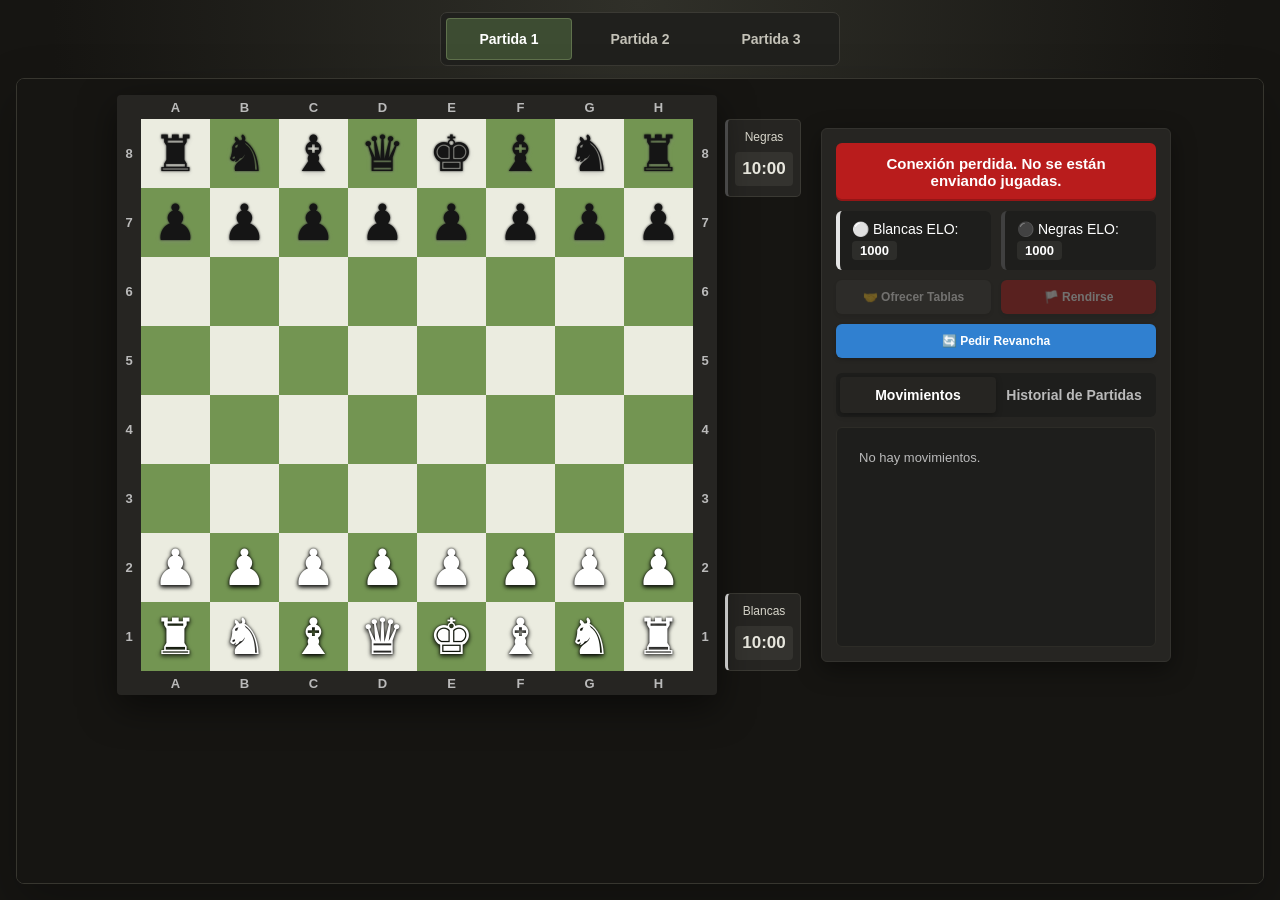
<file: index.html>
<!DOCTYPE html>
<html lang="es">
<head>
    <meta charset="UTF-8">
    <meta name="viewport" content="width=device-width, initial-scale=1.0">
    <title>Ajedrez Multijugador en Línea</title>
    <link rel="stylesheet" href="index.css">
</head>
<body class="room-lobby">
    <main class="room-lobby-shell">
        <nav class="room-switcher" aria-label="Partidas abiertas" role="tablist">
            <button class="room-tab active" id="room-tab-1" data-room-tab="1" role="tab" aria-selected="true">Partida 1</button>
            <button class="room-tab" id="room-tab-2" data-room-tab="2" role="tab" aria-selected="false">Partida 2</button>
            <button class="room-tab" id="room-tab-3" data-room-tab="3" role="tab" aria-selected="false">Partida 3</button>
        </nav>
        <section class="room-stage">
            <iframe class="room-frame" data-room-frame="1" title="Partida 1" src="game.html?modern=1&amp;room=room-1"></iframe>
            <iframe class="room-frame" data-room-frame="2" title="Partida 2" src="game.html?modern=1&amp;room=room-2" hidden></iframe>
            <iframe class="room-frame" data-room-frame="3" title="Partida 3" src="game.html?modern=1&amp;room=room-3" hidden></iframe>
        </section>
    </main>
    <script src="rooms.js"></script>
</body>
</html>
</file>
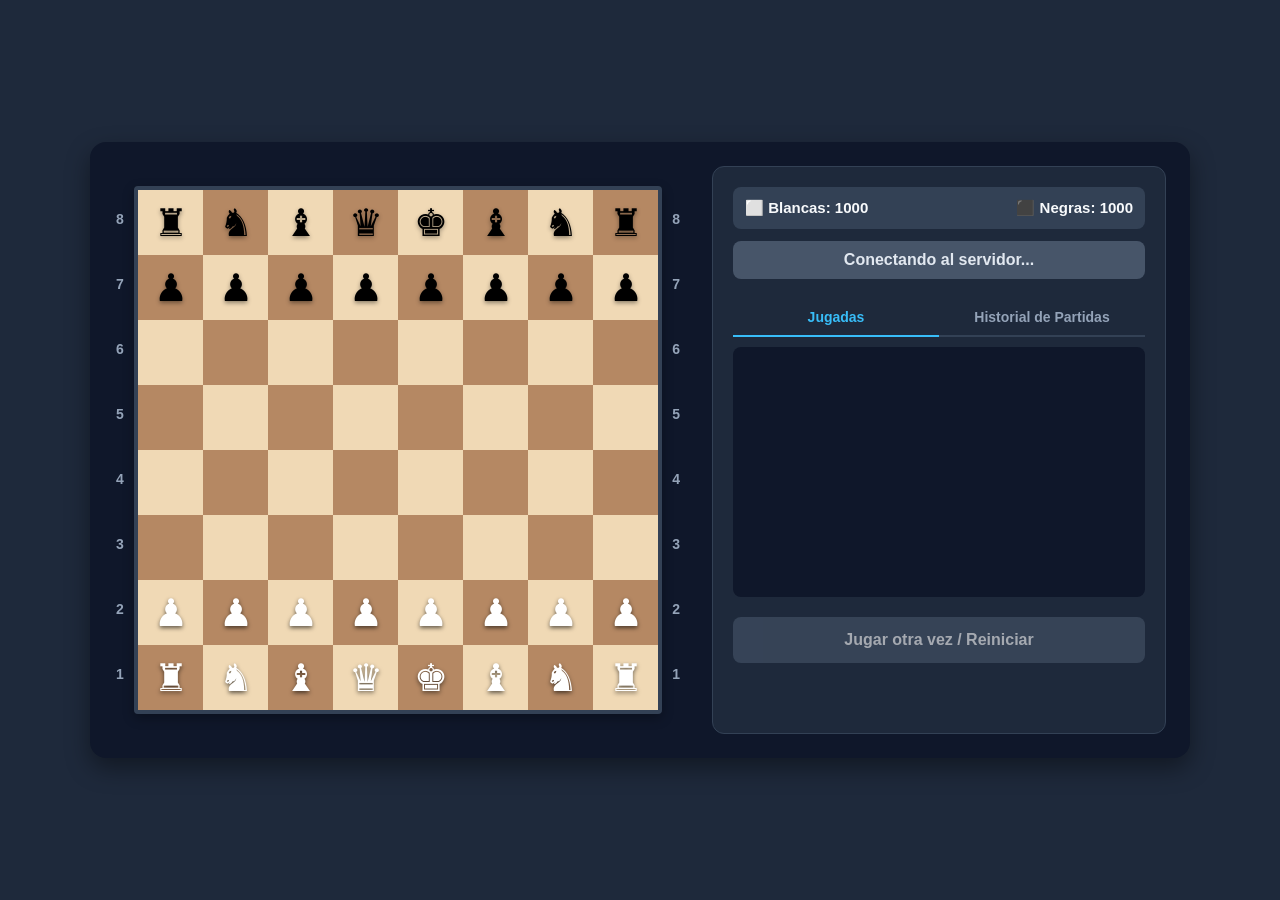
<file: Index.html>
<!DOCTYPE html>
<html lang="es">
<head>
    <meta charset="UTF-8">
    <meta name="viewport" content="width=device-width, initial-scale=1.0">
    <title>Ajedrez Multijugador - Reto Elo</title>
    <link rel="stylesheet" href="Index.css">
</head>
<body>
    <div class="game-container">
        
        <!-- Zona Izquierda: Tablero -->
        <div class="board-area">
            <div class="board-wrapper">
                <div id="chessboard"></div>
            </div>
        </div>

        <!-- Zona Derecha: Panel de Control -->
        <div class="control-panel">
            <div id="elo-panel" class="elo-bar"></div>
            <div id="turn-indicator" class="status-banner">Conectando al servidor...</div>

            <!-- Pestañas para organizar la información -->
            <div class="tab-header">
                <button id="tab-moves-btn" class="tab-btn active" onclick="switchTab('moves')">Jugadas</button>
                <button id="tab-history-btn" class="tab-btn" onclick="switchTab('history')">Historial de Partidas</button>
            </div>

            <!-- Contenido de las Pestañas -->
            <div class="tab-content">
                <div id="tab-moves" class="tab-pane active">
                    <div id="moves-log" class="log-list"></div>
                </div>
                <div id="tab-history" class="tab-pane">
                    <div id="games-history-log" class="log-list"></div>
                </div>
            </div>

            <button id="restart-btn" class="btn-primary" disabled>Jugar otra vez / Reiniciar</button>
        </div>

    </div>
    <script src="Index.js"></script>
</body>
</html>
</file>
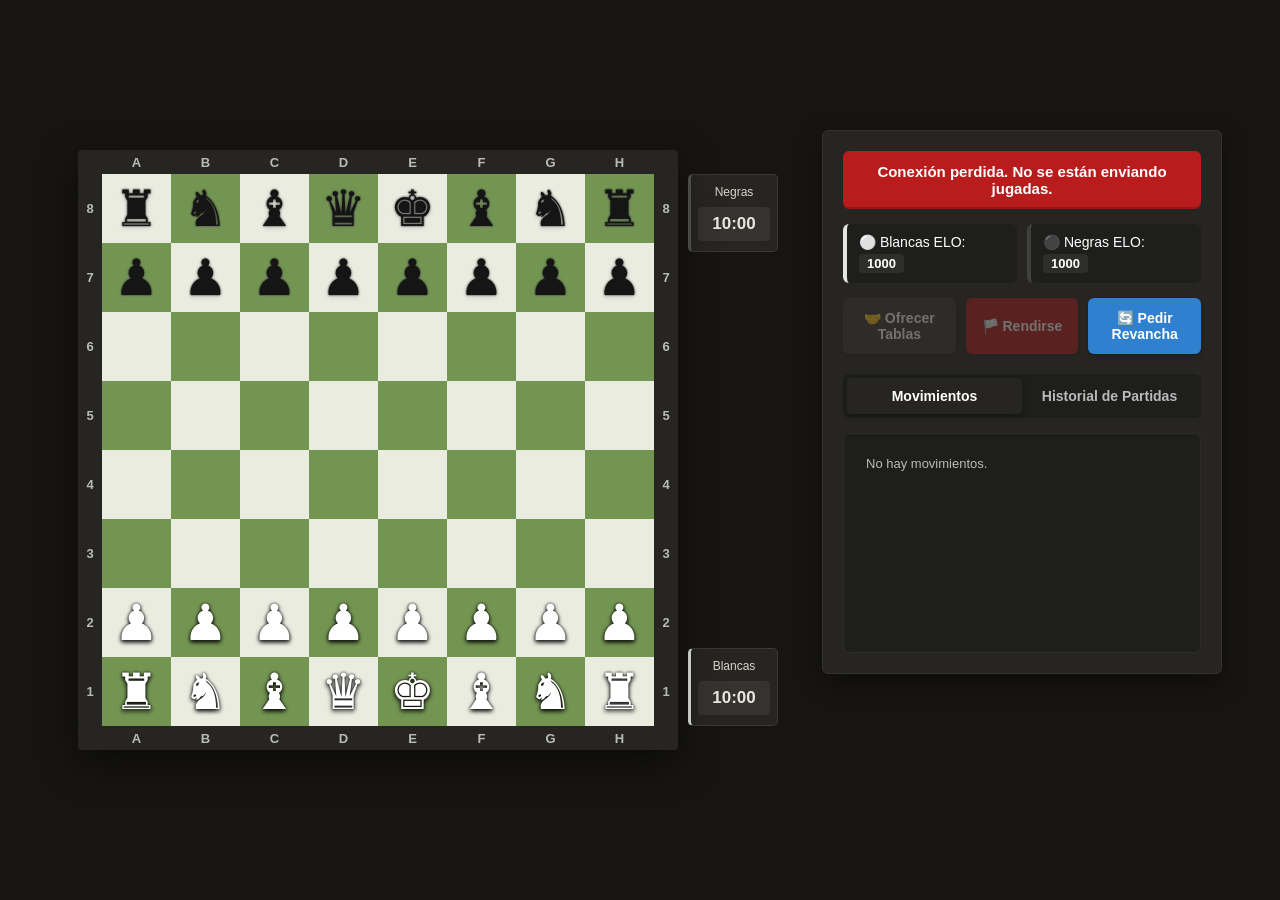
<file: game.html>
<!DOCTYPE html>
<html lang="es">
<head>
    <meta charset="UTF-8">
    <meta name="viewport" content="width=device-width, initial-scale=1.0">
    <title>Ajedrez Multijugador en Línea</title>
    <link rel="stylesheet" href="index.css">
</head>
<body>
    <div class="game-container">
        <div class="board-container">
            <div class="board-wrapper">
                <div id="chessboard"></div>
            </div>
            <aside class="board-clock-panel" aria-label="Relojes de la partida">
                <div class="board-clock white-clock-card">
                    <span>Blancas</span>
                    <strong id="clock-white" class="player-clock">10:00</strong>
                </div>
                <div class="board-clock black-clock-card">
                    <span>Negras</span>
                    <strong id="clock-black" class="player-clock">10:00</strong>
                </div>
                <p id="spectator-note" class="spectator-note" hidden>Modo espectador</p>
            </aside>
        </div>

        <div class="control-panel">
            <div id="turn-indicator" class="status-banner">Conectando al servidor...</div>

            <div id="color-selector" class="color-selector" hidden>
                <span>Elige tus piezas:</span>
                <div class="color-selector-actions">
                    <button class="color-choice" data-color="W" type="button">Blancas</button>
                    <button class="color-choice" data-color="B" type="button">Negras</button>
                </div>
            </div>

            <div class="elo-container">
                <div class="elo-box white-elo">
                    <span>⚪ Blancas ELO:</span>
                    <strong id="elo-white">1000</strong>
                    <span id="result-white" class="player-result" hidden></span>
                </div>
                <div class="elo-box black-elo">
                    <span>⚫ Negras ELO:</span>
                    <strong id="elo-black">1000</strong>
                    <span id="result-black" class="player-result" hidden></span>
                </div>
            </div>

            <div class="actions-container">
                <button id="draw-btn" class="btn-action">🤝 Ofrecer Tablas</button>
                <button id="resign-btn" class="btn-action btn-danger" disabled>🏳️ Rendirse</button>
                <button id="rematch-btn" class="btn-action btn-primary">🔄 Pedir Revancha</button>
            </div>

            <div class="tabs-container">
                <button id="tab-moves-btn" class="tab-button active" onclick="switchTab('moves')">Movimientos</button>
                <button id="tab-history-btn" class="tab-button" onclick="switchTab('history')">Historial de Partidas</button>
            </div>

            <div class="tabs-content-wrapper">
                <div id="tab-moves" class="tab-content active"><div id="moves-log" class="log-box"></div></div>
                <div id="tab-history" class="tab-content">
                    <div id="games-history-log" class="log-box"></div>
                    <button id="clear-history-btn" class="btn-clear-history">🗑️ Limpiar Historial Total</button>
                </div>
            </div>
        </div>
    </div>

    <div id="notification-overlay" class="notification-overlay" hidden>
        <section class="notification-dialog" role="dialog" aria-modal="true" aria-labelledby="notification-title" aria-describedby="notification-message">
            <div class="notification-mark" aria-hidden="true">♟</div>
            <p class="notification-eyebrow">Ajedrez en línea</p>
            <h2 id="notification-title"></h2>
            <p id="notification-message" class="notification-message"></p>
            <div class="notification-actions">
                <button id="notification-reject" class="notification-button notification-button--reject" type="button"></button>
                <button id="notification-accept" class="notification-button notification-button--accept" type="button"></button>
            </div>
        </section>
    </div>
    <script src="index.js"></script>
</body>
</html>
</file>
<file: index.css>
* {
    box-sizing: border-box;
    margin: 0;
    padding: 0;
    font-family: 'Segoe UI', Tahoma, Geneva, Verdana, sans-serif;
}

:root {
    --bg-main: #161512;
    --bg-panel: #262522;
    --bg-light-square: #ebece0;
    --bg-dark-square: #739552;
    --text-main: #ffffff;
    --text-muted: #bababa;
    --color-primary: #3080d0;
    --color-success: #47a047;
    --color-danger: #b91c1c;
    --color-gray: #4b5563;
    --border-radius: 6px;
    --transition-fast: opacity 0.2s ease, background-color 0.2s ease, transform 0.1s ease;
}

body {
    min-height: 100vh;
    display: flex;
    justify-content: center;
    align-items: center;
    padding: 20px;
    color: var(--text-main);
    background: var(--bg-main);
}

.game-container {
    display: flex;
    flex-direction: row;
    align-items: flex-start;
    justify-content: center;
    gap: 24px;
    width: 100%;
    max-width: 1500px;
}

.board-container {
    position: relative;
    display: flex;
    align-items: flex-start;
    gap: 10px;
    padding: 20px;
}

.board-wrapper {
    position: relative;
    width: min(600px, calc(100vh - 80px));
    height: auto;
    aspect-ratio: 1;
    overflow: hidden;
    background: var(--bg-panel);
    border-radius: 4px;
    box-shadow: 0 12px 36px rgba(0, 0, 0, 0.5);
}

#chessboard {
    position: absolute;
    inset: 24px;
    display: grid;
    width: auto;
    height: auto;
    grid-template-columns: repeat(8, 1fr);
    grid-template-rows: repeat(8, 1fr);
}

[class^="board-wrapper-letters-"],
[class^="board-wrapper-numbers-"] {
    position: absolute;
    display: flex;
    color: var(--text-muted);
    font-size: 13px;
    font-weight: 700;
    text-transform: uppercase;
}

.board-wrapper-letters-bottom,
.board-wrapper-letters-top {
    left: 24px;
    display: grid;
    width: calc(100% - 48px);
    height: 24px;
    grid-template-columns: repeat(8, minmax(0, 1fr));
    align-items: center;
}

.board-wrapper-letters-bottom { bottom: 0; }
.board-wrapper-letters-top { top: 0; }

.board-wrapper-numbers-left,
.board-wrapper-numbers-right {
    top: 24px;
    display: grid;
    width: 24px;
    height: calc(100% - 48px);
    grid-template-rows: repeat(8, minmax(0, 1fr));
    justify-items: center;
    align-items: center;
}

.board-wrapper-numbers-left { left: 0; }
.board-wrapper-numbers-right { right: 0; }

.board-wrapper-letters-top > div,
.board-wrapper-letters-bottom > div,
.board-wrapper-numbers-left > div,
.board-wrapper-numbers-right > div {
    display: grid;
    width: 100%;
    height: 100%;
    place-items: center;
}

.square {
    position: relative;
    display: flex;
    align-items: center;
    justify-content: center;
    min-width: 0;
    min-height: 0;
    user-select: none;
    cursor: pointer;
    transition: filter 0.15s ease;
}

.square:hover { filter: brightness(1.05); }
.square.light { background: var(--bg-light-square); }
.square.dark { background: var(--bg-dark-square); }

.square span {
    z-index: 2;
    font-size: clamp(30px, 7.5vw, 50px);
    line-height: 1;
    transition: transform 0.1s ease;
}

.piece-white {
    color: #fff;
    filter: drop-shadow(0 2px 2px rgba(0, 0, 0, 0.7)) drop-shadow(0 0 1px rgba(0, 0, 0, 0.9));
}

.piece-black {
    color: #151515;
    filter: drop-shadow(0 2px 2px rgba(255, 255, 255, 0.2)) drop-shadow(0 0 1px rgba(0, 0, 0, 0.9));
}

.square.selected {
    background: rgba(247, 247, 105, 0.4) !important;
    box-shadow: inset 0 0 0 5px rgba(247, 247, 105, 0.8) !important;
}

.square.last-move {
    background: #c8e8bb !important;
    box-shadow: inset 0 0 0 3px rgba(75, 125, 64, 0.5);
}

.square.last-move.selected {
    background: rgba(247, 247, 105, 0.55) !important;
    box-shadow: inset 0 0 0 5px rgba(247, 247, 105, 0.9) !important;
}

.square.suggested::after {
    position: absolute;
    z-index: 3;
    width: 28%;
    height: 28%;
    content: "";
    background: rgba(0, 0, 0, 0.25);
    border-radius: 50%;
}

.board-clock-panel {
    display: flex;
    flex-direction: column;
    justify-content: space-between;
    align-self: stretch;
    width: 90px;
    padding: 24px 0;
}

.board-clock {
    display: flex;
    flex-direction: column;
    gap: 8px;
    align-self: stretch;
    padding: 10px 7px;
    color: #d7d5ca;
    text-align: center;
    font-size: 12px;
    background: #262522;
    border: 1px solid #3b3a34;
    border-radius: 5px;
}

.board-clock-panel[data-orientation="white"] .black-clock-card { order: 1; }
.board-clock-panel[data-orientation="white"] .white-clock-card { order: 2; }
.board-clock-panel[data-orientation="black"] .white-clock-card { order: 1; }
.board-clock-panel[data-orientation="black"] .black-clock-card { order: 2; }
.board-clock-panel .spectator-note { order: 3; }

.white-clock-card { border-left: 3px solid #e6e6e6; }
.black-clock-card { border-left: 3px solid #555; }

.player-clock {
    min-width: 62px;
    padding: 4px 6px;
    color: #e8e7de;
    text-align: center;
    font-variant-numeric: tabular-nums;
    background: #34332f;
    border-radius: 4px;
}

.board-clock strong.player-clock {
    min-width: 0;
    padding: 7px 3px;
    font-size: 17px;
}

.player-clock.active {
    color: #172010;
    background: #a9c77c;
}

.spectator-note {
    color: #d3b46b;
    font-size: 11px;
    line-height: 1.4;
    text-align: center;
}

.spectator-note[hidden],
.color-selector[hidden],
.player-result[hidden] { display: none; }

.control-panel {
    display: flex;
    flex-direction: column;
    gap: 15px;
    width: 400px;
    padding: 20px;
    background: var(--bg-panel);
    border: 1px solid #33322e;
    border-radius: var(--border-radius);
    box-shadow: 0 8px 24px rgba(0, 0, 0, 0.4);
}

.status-banner {
    width: 100%;
    padding: 12px 16px;
    font-size: 15px;
    font-weight: 600;
    text-align: center;
    border-radius: var(--border-radius);
    box-shadow: inset 0 -2px 0 rgba(0, 0, 0, 0.2);
    transition: var(--transition-fast);
}

.elo-container { display: flex; gap: 10px; width: 100%; }

.elo-box {
    display: flex;
    flex: 1;
    flex-wrap: wrap;
    align-items: center;
    justify-content: space-between;
    gap: 4px;
    padding: 10px 12px;
    font-size: 14px;
    background: #1e1e1c;
    border-left: 4px solid var(--color-gray);
    border-radius: var(--border-radius);
}

.white-elo { border-left-color: #e6e6e6; }
.black-elo { border-left-color: #404040; }

.elo-box strong {
    padding: 2px 8px;
    color: #fff;
    font-size: 13px;
    background: #2d2d2a;
    border-radius: 4px;
}

.player-result {
    flex-basis: 100%;
    padding: 5px 7px;
    text-align: center;
    font-size: 12px;
    font-weight: 700;
    border-radius: 4px;
}

.player-result.winner { color: #e7f2d8; background: #397443; }
.player-result.loser { color: #f0d7d4; background: #752f2b; }

.actions-container { display: flex; gap: 10px; width: 100%; }

.btn-action,
.tab-button,
.btn-clear-history {
    display: inline-flex;
    align-items: center;
    justify-content: center;
    outline: none;
    border: 0;
    border-radius: var(--border-radius);
    cursor: pointer;
    font-size: 14px;
    font-weight: 600;
    transition: var(--transition-fast);
}

.btn-action {
    flex: 1;
    padding: 12px 8px;
    color: var(--text-main);
    background: #3c3b37;
    box-shadow: 0 2px 4px rgba(0, 0, 0, 0.2);
}

.btn-action:hover:not(:disabled) { background: #4e4d47; transform: translateY(-1px); }
.btn-action:active:not(:disabled) { transform: translateY(1px); }
.btn-action:disabled { opacity: 0.35; cursor: not-allowed; }
.btn-danger { color: #fff; background: var(--color-danger); }
.btn-danger:hover:not(:disabled) { background: #991b1b; }
.btn-primary { color: #fff; background: var(--color-primary); }
.btn-primary:hover:not(:disabled) { background: #2563eb; }

.color-selector {
    padding: 13px;
    color: var(--text-muted);
    font-size: 13px;
    background: #1e1e1c;
    border: 1px solid #47453d;
    border-radius: var(--border-radius);
}

.color-selector-actions { display: flex; gap: 8px; margin-top: 10px; }

.color-choice {
    flex: 1;
    min-height: 38px;
    color: var(--text-main);
    background: #3c3b37;
    border: 1px solid #55534a;
    border-radius: 4px;
    cursor: pointer;
}

.color-choice:hover:not(:disabled) { background: #4e4d47; }
.color-choice:disabled { opacity: 0.55; cursor: wait; }

.tabs-container {
    display: flex;
    margin-top: 5px;
    padding: 4px;
    background: #1e1e1c;
    border-radius: var(--border-radius);
}

.tab-button {
    flex: 1;
    padding: 10px;
    color: var(--text-muted);
    background: transparent;
    border-radius: 4px;
}

.tab-button:hover:not(.active) { color: var(--text-main); background: rgba(255, 255, 255, 0.03); }
.tab-button.active { color: var(--text-main); background: var(--bg-panel); box-shadow: 0 2px 6px rgba(0, 0, 0, 0.3); }

.tabs-content-wrapper { position: relative; flex-grow: 1; min-width: 0; }
.tab-content { display: none; flex-direction: column; gap: 10px; width: 100%; }
.tab-content.active { display: flex; }

.log-box {
    height: 220px;
    overflow-y: auto;
    padding: 10px;
    background: #1e1e1c;
    border: 1px solid #2d2c27;
    border-radius: var(--border-radius);
}

.log-box::-webkit-scrollbar { width: 6px; }
.log-box::-webkit-scrollbar-track { background: transparent; }
.log-box::-webkit-scrollbar-thumb { background: #42413c; border-radius: 10px; }

.move-row { display: flex; padding: 6px 8px; font-size: 14px; border-bottom: 1px solid #262522; }
.move-row:nth-child(even) { background: rgba(255, 255, 255, 0.01); }
.move-index { width: 40px; color: #6a6965; font-weight: 700; }
.move-row span:not(.move-index) { flex: 1; color: #dadada; }

.history-item {
    margin-bottom: 8px;
    padding: 10px;
    font-size: 13px;
    line-height: 1.5;
    background: var(--bg-panel);
    border: 1px solid #33322e;
    border-radius: 4px;
}

.btn-clear-history {
    width: 100%;
    margin-top: 5px;
    padding: 10px;
    color: #ef4444;
    background: transparent;
    border: 1px dashed rgba(239, 68, 68, 0.4);
}

.btn-clear-history:hover { background: rgba(239, 68, 68, 0.1); border-color: #ef4444; }

.notification-overlay[hidden] { display: none; }

.notification-overlay {
    position: fixed;
    inset: 0;
    z-index: 20;
    display: grid;
    place-items: center;
    padding: 20px;
    background: rgba(8, 10, 9, 0.76);
    backdrop-filter: blur(7px);
    animation: notification-fade-in 180ms ease-out;
}

.notification-dialog {
    width: min(100%, 420px);
    padding: 30px;
    color: #f5f4ed;
    text-align: center;
    background: linear-gradient(145deg, #302f2a, #22221f 72%);
    border: 1px solid rgba(226, 220, 198, 0.2);
    border-top: 3px solid #9aaf73;
    border-radius: 8px;
    box-shadow: 0 24px 80px rgba(0, 0, 0, 0.55);
    animation: notification-rise-in 220ms ease-out;
}

.notification-overlay[data-tone="decision"] .notification-dialog { border-top-color: #d3b46b; }
.notification-overlay[data-tone="result"] .notification-dialog { border-top-color: #d6ad4f; }

.notification-mark {
    display: grid;
    place-items: center;
    width: 44px;
    height: 44px;
    margin: 0 auto 15px;
    color: #e8dfc7;
    font-size: 24px;
    background: rgba(154, 175, 115, 0.14);
    border: 1px solid rgba(154, 175, 115, 0.34);
    border-radius: 50%;
}

.notification-overlay[data-tone="decision"] .notification-mark { background: rgba(211, 180, 107, 0.12); border-color: rgba(211, 180, 107, 0.36); }
.notification-overlay[data-tone="result"] .notification-mark { color: #f0c75e; background: rgba(214, 173, 79, 0.14); border-color: rgba(214, 173, 79, 0.4); }
.notification-eyebrow { margin-bottom: 8px; color: #b7b5a9; font-size: 11px; font-weight: 700; text-transform: uppercase; }
.notification-dialog h2 { font-size: 22px; line-height: 1.25; }
.notification-message { margin-top: 11px; color: #c9c8c0; font-size: 15px; line-height: 1.55; overflow-wrap: anywhere; }
.notification-actions { display: flex; justify-content: center; gap: 10px; margin-top: 25px; }

.notification-button {
    min-height: 42px;
    padding: 0 17px;
    color: #f5f4ed;
    font-size: 14px;
    font-weight: 650;
    border: 1px solid transparent;
    border-radius: 5px;
    cursor: pointer;
    transition: background-color 160ms ease, border-color 160ms ease, transform 160ms ease;
}

.notification-button:hover { transform: translateY(-1px); }
.notification-button:focus-visible { outline: 2px solid #e8dfc7; outline-offset: 3px; }
.notification-button--accept { background: #617744; }
.notification-button--accept:hover { background: #71894e; }
.notification-button--reject { background: transparent; border-color: rgba(255, 255, 255, 0.18); }
.notification-button--reject:hover { background: rgba(255, 255, 255, 0.08); }
.notification-button[hidden] { display: none; }

@keyframes notification-fade-in { from { opacity: 0; } to { opacity: 1; } }
@keyframes notification-rise-in { from { opacity: 0; transform: translateY(10px) scale(0.985); } to { opacity: 1; transform: translateY(0) scale(1); } }

/* Three independent room tabs */
body.room-lobby {
    display: block;
    min-height: 100vh;
    padding: 0;
    background: radial-gradient(ellipse at top, #303029 0, #161512 65%);
}

.room-lobby-shell {
    display: flex;
    flex-direction: column;
    width: 100%;
    height: 100vh;
    padding: 12px 16px 16px;
}

.room-switcher {
    display: flex;
    gap: 5px;
    width: fit-content;
    max-width: 100%;
    margin: 0 auto 12px;
    padding: 5px;
    background: #20201d;
    border: 1px solid #3b3a34;
    border-radius: 7px;
}

.room-tab {
    min-width: 126px;
    min-height: 42px;
    padding: 0 16px;
    color: #c3c1b7;
    font-size: 14px;
    font-weight: 650;
    background: transparent;
    border: 0;
    border-radius: 4px;
    cursor: pointer;
    transition: color 160ms ease, background-color 160ms ease;
}

.room-tab:hover:not(.active) { color: #fff; background: rgba(255, 255, 255, 0.06); }
.room-tab.active { color: #fff; background: #3d4c32; box-shadow: inset 0 0 0 1px rgba(175, 201, 140, 0.3); }

.room-stage {
    display: flex;
    flex: 1;
    min-width: 0;
    min-height: 0;
    overflow: hidden;
    background: rgba(22, 21, 18, 0.72);
    border: 1px solid #37362f;
    border-radius: 8px;
    box-shadow: 0 18px 50px rgba(0, 0, 0, 0.25);
}

.room-frame {
    display: block;
    flex: 1 1 100%;
    width: 100%;
    min-width: 0;
    height: 100%;
    min-height: 0;
    border: 0;
    background: transparent;
}

.room-frame[hidden] { display: none; }

@media (min-width: 901px) and (max-width: 1250px) {
    body:not(.room-lobby) { align-items: flex-start; padding: 8px; }

    .game-container { max-width: none; gap: 12px; align-items: center; }
    .board-container { gap: 8px; padding: 8px; }
    .board-wrapper { width: min(600px, calc(100vw - 580px), calc(100vh - 80px)); }
    .board-clock-panel { width: 76px; gap: 8px; padding: 24px 0; }
    .control-panel { flex: 0 0 min(350px, 34vw); width: min(350px, 34vw); padding: 14px; gap: 10px; }
    .actions-container { flex-wrap: wrap; }
    .btn-action { min-width: 42%; padding: 10px 6px; font-size: 12px; }
}

@media (min-width: 601px) and (max-width: 900px) {
    body:not(.room-lobby) { align-items: flex-start; padding: 6px; }
    .game-container { flex-direction: row; align-items: center; gap: 8px; max-width: none; }
    .board-container { flex: 0 0 auto; gap: 6px; padding: 4px; }
    .board-wrapper { width: min(calc(100vw - 405px), calc(100vh - 80px)); }
    .square span { font-size: clamp(22px, 4.2vw, 34px); }
    .board-clock-panel { width: 64px; gap: 6px; padding: 20px 0; }
    .board-clock { gap: 5px; padding: 7px 3px; font-size: 10px; }
    .board-clock strong.player-clock { padding: 5px 2px; font-size: 12px; }
    .control-panel { flex: 0 0 min(290px, 40vw); width: min(290px, 40vw) !important; max-width: none; padding: 10px; gap: 8px; }
    .status-banner { padding: 9px 7px; font-size: 12px; }
    .elo-container { gap: 5px; }
    .elo-box { gap: 4px; padding: 7px 5px; font-size: 10px; }
    .elo-box strong { padding: 2px 4px; font-size: 10px; }
    .actions-container { flex-direction: column; gap: 5px; }
    .btn-action { min-height: 34px; padding: 7px 5px; font-size: 11px; }
    .tabs-container { margin-top: 0; }
    .tab-button { padding: 7px 4px; font-size: 10px; }
    .log-box { height: 110px; }
}

@media (max-width: 900px) {
    .control-panel { width: 100%; max-width: 600px; }
}

@media (max-width: 650px) {
    body:not(.room-lobby) { align-items: flex-start; padding: 12px 8px; }
    .game-container { flex-direction: column; align-items: center; gap: 12px; }
    .board-container { flex-direction: column; align-items: center; gap: 8px; padding: 8px 0; }
    .board-wrapper { width: min(90vw, 600px, calc(100vh - 80px)); height: auto; aspect-ratio: 1; }
    .board-clock-panel { flex-direction: row; align-self: auto; justify-content: flex-start; width: min(90vw, 600px); padding: 0; }
    .board-clock { flex: 1; flex-direction: row; align-items: center; justify-content: space-between; padding: 8px 10px; }
    .board-clock-panel .board-clock { align-self: auto; }
    .board-clock strong.player-clock { min-width: 66px; font-size: 15px; }
    .control-panel { width: min(100%, 600px) !important; padding: 16px; }
    .actions-container { flex-wrap: wrap; }
    .btn-action { min-width: 30%; padding: 10px 5px; font-size: 12px; }
    .room-lobby-shell { padding: 10px 8px; }
    .room-switcher { width: 100%; }
    .room-tab { flex: 1; min-width: 0; padding: 0 7px; font-size: 13px; }
}

@media (max-width: 480px) {
    .notification-dialog { padding: 25px 20px; }
    .notification-actions { flex-direction: column-reverse; }
    .notification-button { width: 100%; }
}

@media (prefers-reduced-motion: reduce) {
    .notification-overlay,
    .notification-dialog { animation: none; }
}
</file>
<file: Index.css>
* {
    box-sizing: border-box;
    margin: 0;
    padding: 0;
    font-family: 'Segoe UI', Tahoma, Geneva, Verdana, sans-serif;
}

body {
    background-color: #1e293b;
    color: #f8fafc;
    display: flex;
    justify-content: center;
    align-items: center;
    min-height: 100vh;
    padding: 20px;
}

.game-container {
    display: flex;
    flex-direction: row;
    gap: 30px;
    background-color: #0f172a;
    padding: 24px;
    border-radius: 16px;
    box-shadow: 0 10px 25px rgba(0, 0, 0, 0.4);
    max-width: 1100px;
    width: 100%;
}

.board-area {
    display: flex;
    justify-content: center;
    align-items: center;
}

.board-wrapper {
    position: relative;
    padding: 20px;
}

#chessboard {
    display: grid;
    grid-template-columns: repeat(8, 65px);
    grid-template-rows: repeat(8, 65px);
    border: 4px solid #334155;
    border-radius: 4px;
    overflow: hidden;
    box-shadow: 0 4px 12px rgba(0,0,0,0.3);
    transition: transform 0.5s ease;
}

.square {
    display: flex;
    justify-content: center;
    align-items: center;
    font-size: 38px;
    cursor: pointer;
    user-select: none;
    transition: background-color 0.15s ease;
}

.square.light { background-color: #f0d9b5; }
.square.dark { background-color: #b58863; }

.piece-white { color: #ffffff; filter: drop-shadow(0 2px 2px rgba(0,0,0,0.6)); }
.piece-black { color: #000000; filter: drop-shadow(0 2px 2px rgba(0,0,0,0.4)); }

.square.selected { background-color: #79a663 !important; }
.square.suggested {
    position: relative;
}
.square.suggested::after {
    content: '';
    width: 16px;
    height: 16px;
    background-color: rgba(0, 0, 0, 0.2);
    border-radius: 50%;
    position: absolute;
}

.board-wrapper-numbers-left, .board-wrapper-numbers-right {
    position: absolute;
    display: flex;
    flex-direction: column;
    justify-content: space-around;
    height: 520px;
    top: 20px;
    font-size: 14px;
    font-weight: bold;
    color: #94a3b8;
    transition: transform 0.5s ease;
}
.board-wrapper-numbers-left { left: 2px; }
.board-wrapper-numbers-right { right: 2px; }

.control-panel {
    flex: 1;
    display: flex;
    flex-direction: column;
    background-color: #1e293b;
    padding: 20px;
    border-radius: 12px;
    border: 1px solid #334155;
}

.elo-bar {
    display: flex;
    justify-content: space-between;
    font-weight: bold;
    background-color: #334155;
    padding: 12px;
    border-radius: 8px;
    margin-bottom: 12px;
    font-size: 15px;
}

.status-banner {
    text-align: center;
    font-weight: bold;
    font-size: 16px;
    padding: 10px;
    background-color: #475569;
    border-radius: 8px;
    margin-bottom: 20px;
    color: #e2e8f0;
}

.tab-header {
    display: flex;
    border-bottom: 2px solid #334155;
    margin-bottom: 10px;
}

.tab-btn {
    flex: 1;
    background: none;
    border: none;
    color: #94a3b8;
    padding: 10px;
    font-size: 14px;
    font-weight: bold;
    cursor: pointer;
    transition: color 0.2s;
}

.tab-btn.active {
    color: #38bdf8;
    border-bottom: 2px solid #38bdf8;
    margin-bottom: -2px;
}

.tab-content {
    flex: 1;
    min-height: 220px;
    max-height: 250px;
    overflow-y: auto;
    background-color: #0f172a;
    border-radius: 8px;
    padding: 12px;
    margin-bottom: 20px;
}

.tab-pane { display: none; }
.tab-pane.active { display: block; }

.log-list {
    display: flex;
    flex-direction: column;
    gap: 6px;
    font-size: 14px;
    color: #cbd5e1;
}

.move-row {
    display: grid;
    grid-template-columns: 40px 1fr 1fr;
    padding: 4px 8px;
    border-bottom: 1px solid #1e293b;
}

.move-index { color: #64748b; font-weight: bold; }

.history-item {
    padding: 6px 8px;
    border-bottom: 1px solid #334155;
    font-size: 13px;
    line-height: 1.4;
}

.btn-primary {
    background-color: #0284c7;
    color: white;
    border: none;
    padding: 14px;
    font-size: 16px;
    font-weight: bold;
    border-radius: 8px;
    cursor: pointer;
    transition: background-color 0.2s;
    width: 100%;
}
.btn-primary:hover:not(:disabled) { background-color: #0369a1; }
.btn-primary:disabled { background-color: #475569; cursor: not-allowed; opacity: 0.6; }

@media (max-width: 850px) {
    .game-container { flex-direction: column; align-items: center; }
    .control-panel { width: 100%; max-width: 520px; }
}
</file>
